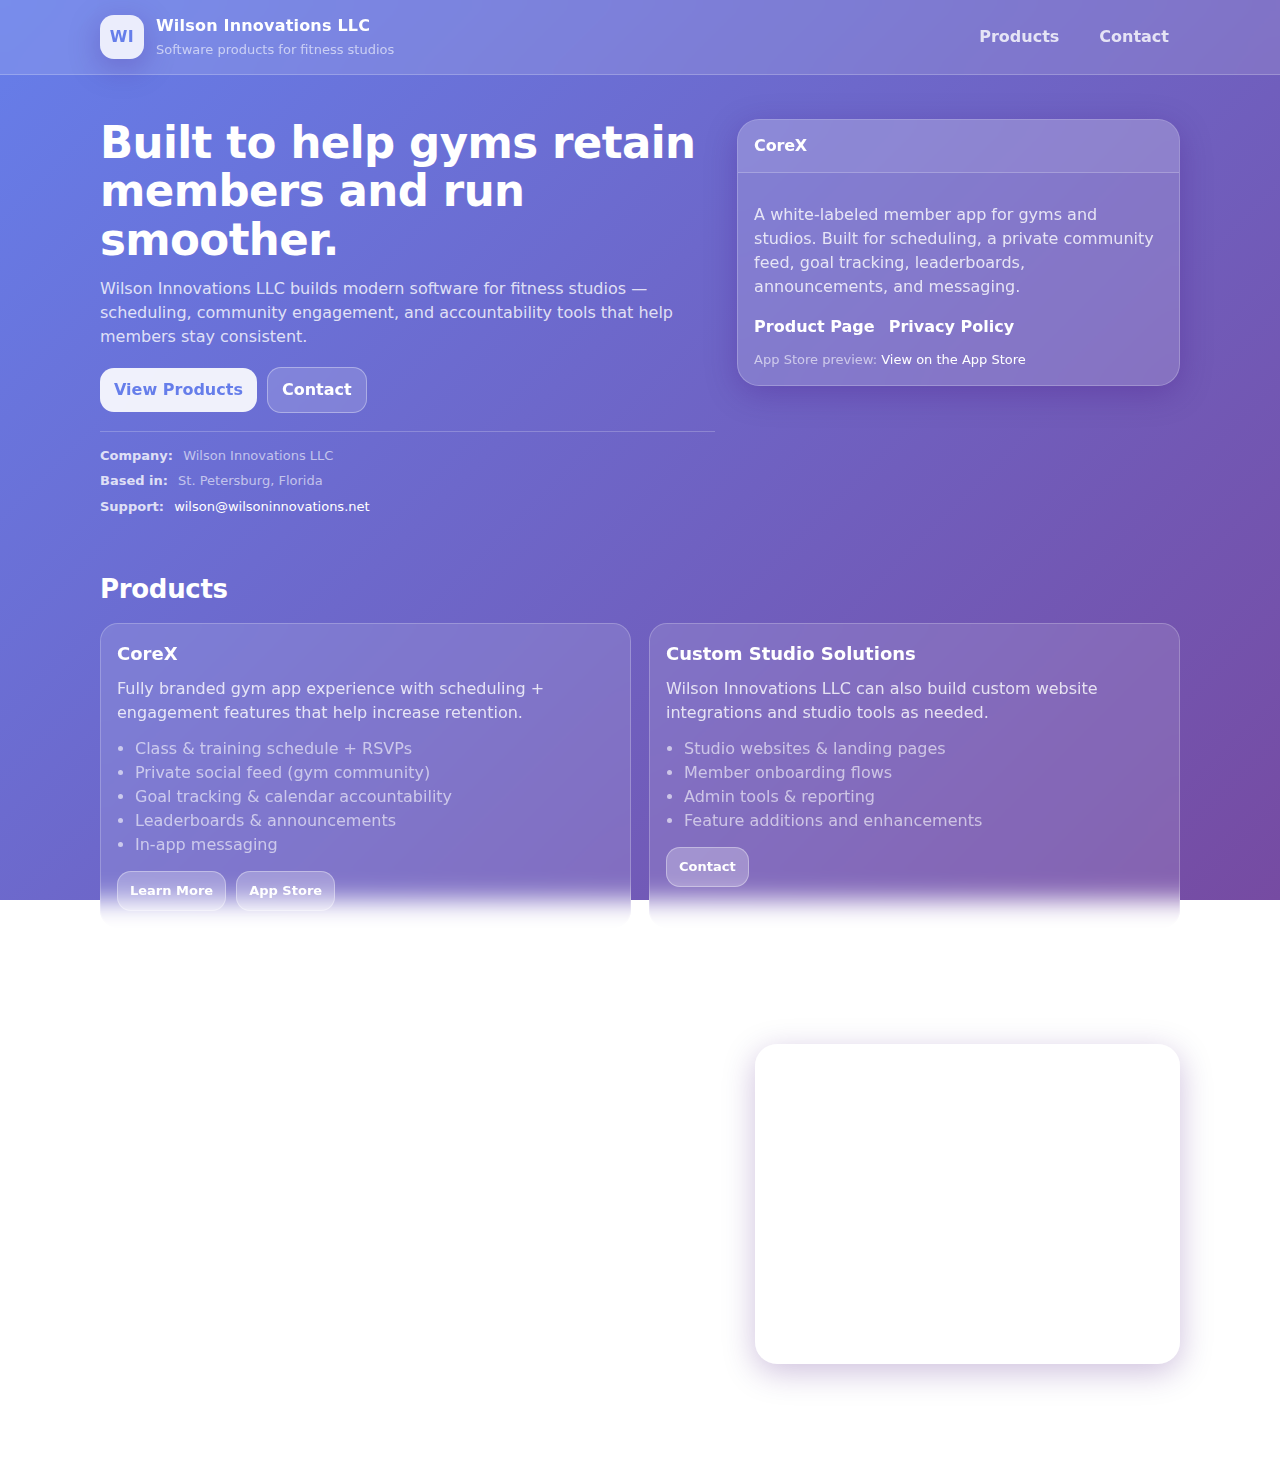
<file: index.html>
<!doctype html>
<html lang="en">
  <head>
    <meta charset="UTF-8" />
    <meta name="viewport" content="width=device-width,initial-scale=1" />
    <meta name="description" content="Wilson Innovations LLC - software products for fitness studios." />
    <title>Wilson Innovations LLC</title>
    <link rel="stylesheet" href="./styles.css" />
  </head>

  <body>
    <header class="site-header">
      <div class="container header-row">
        <div class="brand">
          <div class="brand-mark" aria-hidden="true">WI</div>
          <div class="brand-text">
            <div class="brand-name">Wilson Innovations LLC</div>
            <div class="brand-sub">Software products for fitness studios</div>
          </div>
        </div>

        <nav class="nav">
          <a href="#products">Products</a>
          <a href="#contact">Contact</a>
        </nav>
      </div>
    </header>

    <main>
      <section class="hero">
        <div class="container hero-grid">
          <div>
            <h1>Built to help gyms retain members and run smoother.</h1>
            <p class="lead">
              Wilson Innovations LLC builds modern software for fitness studios — scheduling,
              community engagement, and accountability tools that help members stay consistent.
            </p>

            <div class="cta-row">
              <a class="btn primary" href="#products">View Products</a>
              <a class="btn" href="#contact">Contact</a>
            </div>

            <div class="meta">
              <div><span class="meta-label">Company:</span> Wilson Innovations LLC</div>
              <div><span class="meta-label">Based in:</span> St. Petersburg, Florida</div>
              <div><span class="meta-label">Support:</span> <a href="mailto:wilson@wilsoninnovations.net">wilson@wilsoninnovations.net</a></div>
            </div>
          </div>

          <div class="card">
            <div class="card-title">CoreX</div>
            <div class="card-body">
              <p>
                A white-labeled member app for gyms and studios. Built for scheduling, a private
                community feed, goal tracking, leaderboards, announcements, and messaging.
              </p>
              <div class="card-links">
                <a href="./corex/" target="_blank" rel="noopener">Product Page</a>
                <a href="./corex/" target="_blank" rel="noopener">Privacy Policy</a>
              </div>
              <div class="fineprint">
                App Store preview:
                <a href="https://apps.apple.com/us/app/core-x/id6755406927" target="_blank" rel="noopener">View on the App Store</a>
              </div>
            </div>
          </div>
        </div>
      </section>

      <section id="products" class="section">
        <div class="container">
          <h2>Products</h2>

          <div class="grid">
            <article class="product">
              <h3>CoreX</h3>
              <p>
                Fully branded gym app experience with scheduling + engagement features that help
                increase retention.
              </p>
              <ul>
                <li>Class & training schedule + RSVPs</li>
                <li>Private social feed (gym community)</li>
                <li>Goal tracking & calendar accountability</li>
                <li>Leaderboards & announcements</li>
                <li>In-app messaging</li>
              </ul>

              <div class="product-actions">
                <a class="btn small" href="./corex/" target="_blank" rel="noopener">Learn More</a>
                <a class="btn small" href="https://apps.apple.com/us/app/core-x/id6755406927" target="_blank" rel="noopener">App Store</a>
              </div>
            </article>

            <article class="product">
              <h3>Custom Studio Solutions</h3>
              <p>
                Wilson Innovations LLC can also build custom website integrations and studio tools
                as needed.
              </p>
              <ul>
                <li>Studio websites & landing pages</li>
                <li>Member onboarding flows</li>
                <li>Admin tools & reporting</li>
                <li>Feature additions and enhancements</li>
              </ul>

              <div class="product-actions">
                <a class="btn small" href="#contact">Contact</a>
              </div>
            </article>
          </div>
        </div>
      </section>

      <section id="contact" class="section alt">
        <div class="container">
          <h2>Contact</h2>

          <div class="contact-grid">
            <div>
              <p class="lead">
                For partnership inquiries, product questions, or support, reach out below.
              </p>

              <div class="contact-cards">
                <div class="contact-card">
                  <div class="label">Email</div>
                  <div class="value">
                    <a href="mailto:wilson@wilsoninnovations.net">wilson@wilsoninnovations.net</a>
                  </div>
                </div>

                <div class="contact-card">
                  <div class="label">Phone</div>
                  <div class="value">206-484-7761</div>
                </div>

                <div class="contact-card">
                  <div class="label">Business Address</div>
                  <div class="value">
                    225 1st Ave N<br />
                    St Petersburg, FL 33701
                  </div>
                </div>
              </div>
            </div>

            <div class="note">
              <h3>Support</h3>
              <p>
                If you are a studio using CoreX and need help, email support and include your studio
                name and a quick description of the issue.
              </p>
              <div class="divider"></div>
              <p class="fineprint">
                © <span id="year"></span> Wilson Innovations LLC. All rights reserved.
              </p>
            </div>
          </div>
        </div>
      </section>
    </main>

    <footer class="footer">
      <div class="container footer-row">
        <div>Wilson Innovations LLC</div>
        <div class="footer-links">
          <a href="./corex/" target="_blank" rel="noopener">Privacy</a>
          <a href="#contact">Contact</a>
        </div>
      </div>
    </footer>

    <script>
      document.getElementById("year").textContent = new Date().getFullYear();
    </script>
  </body>
</html>
</file>
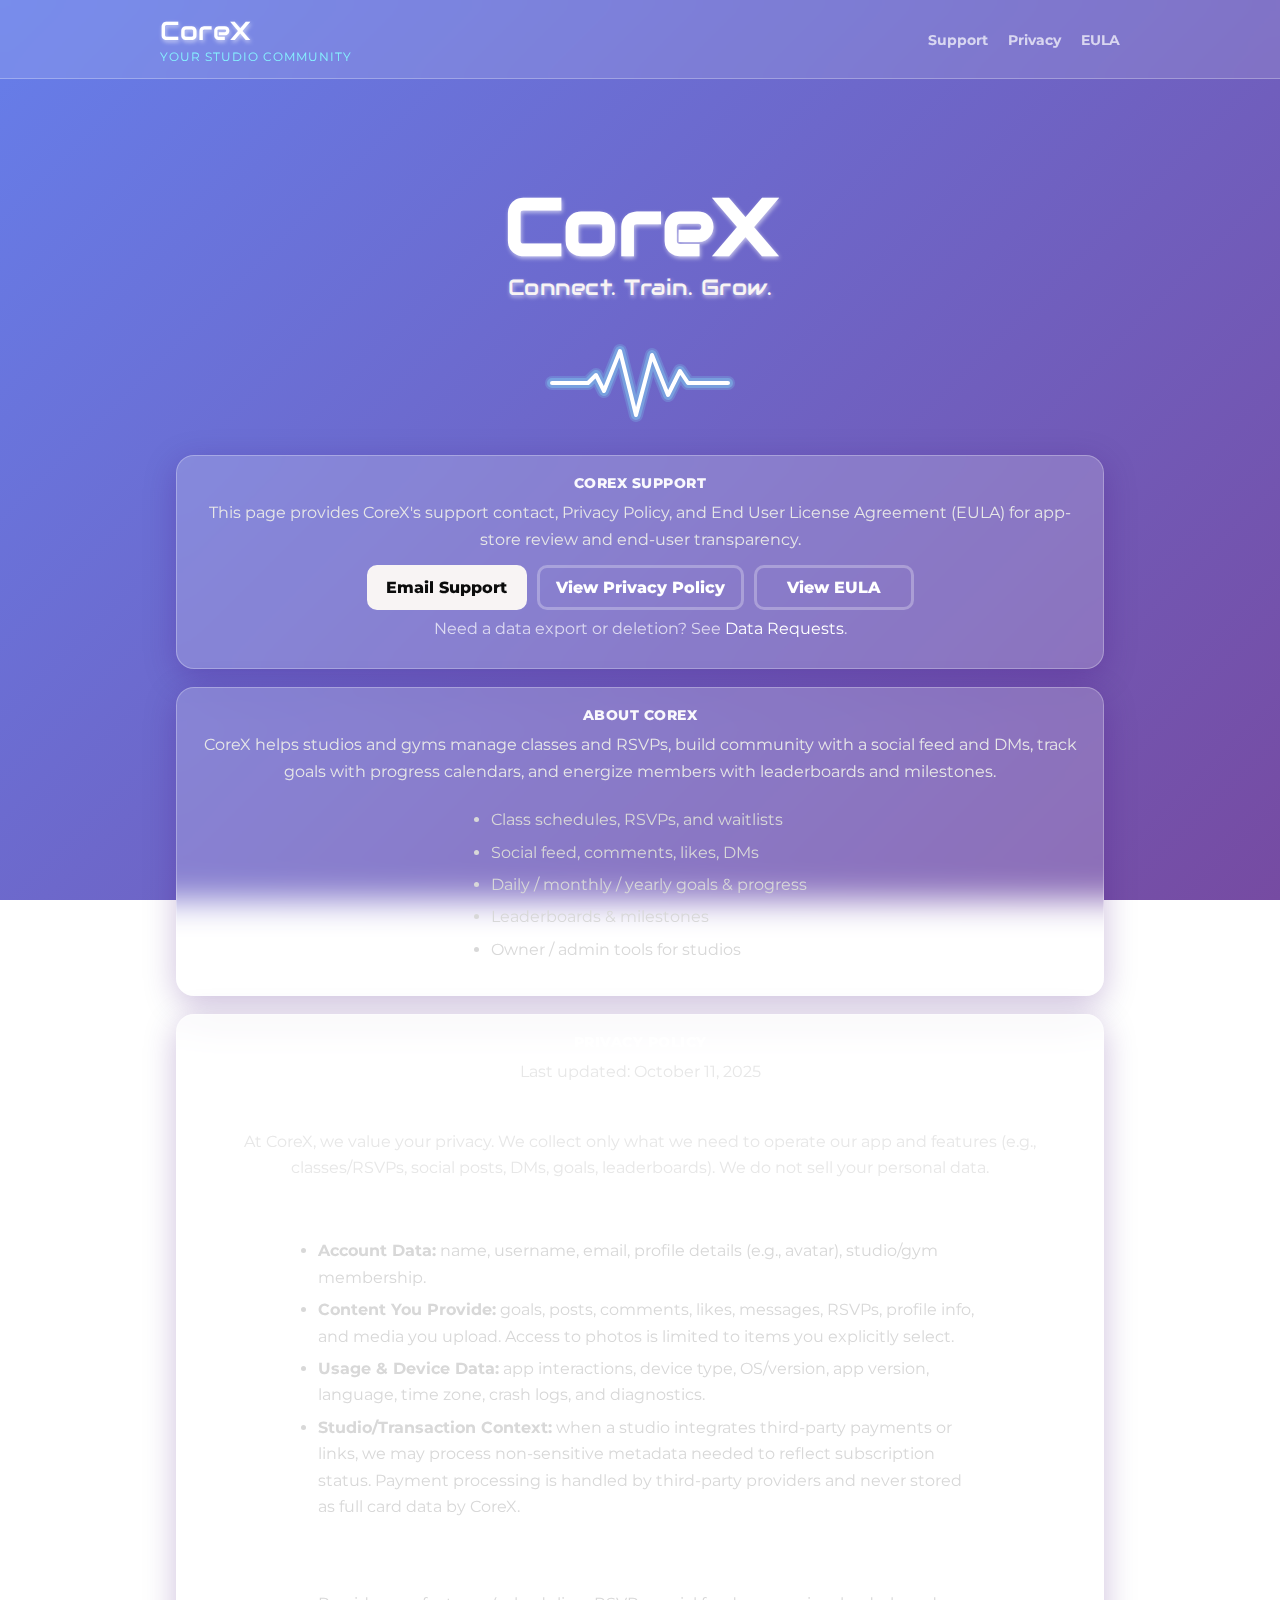
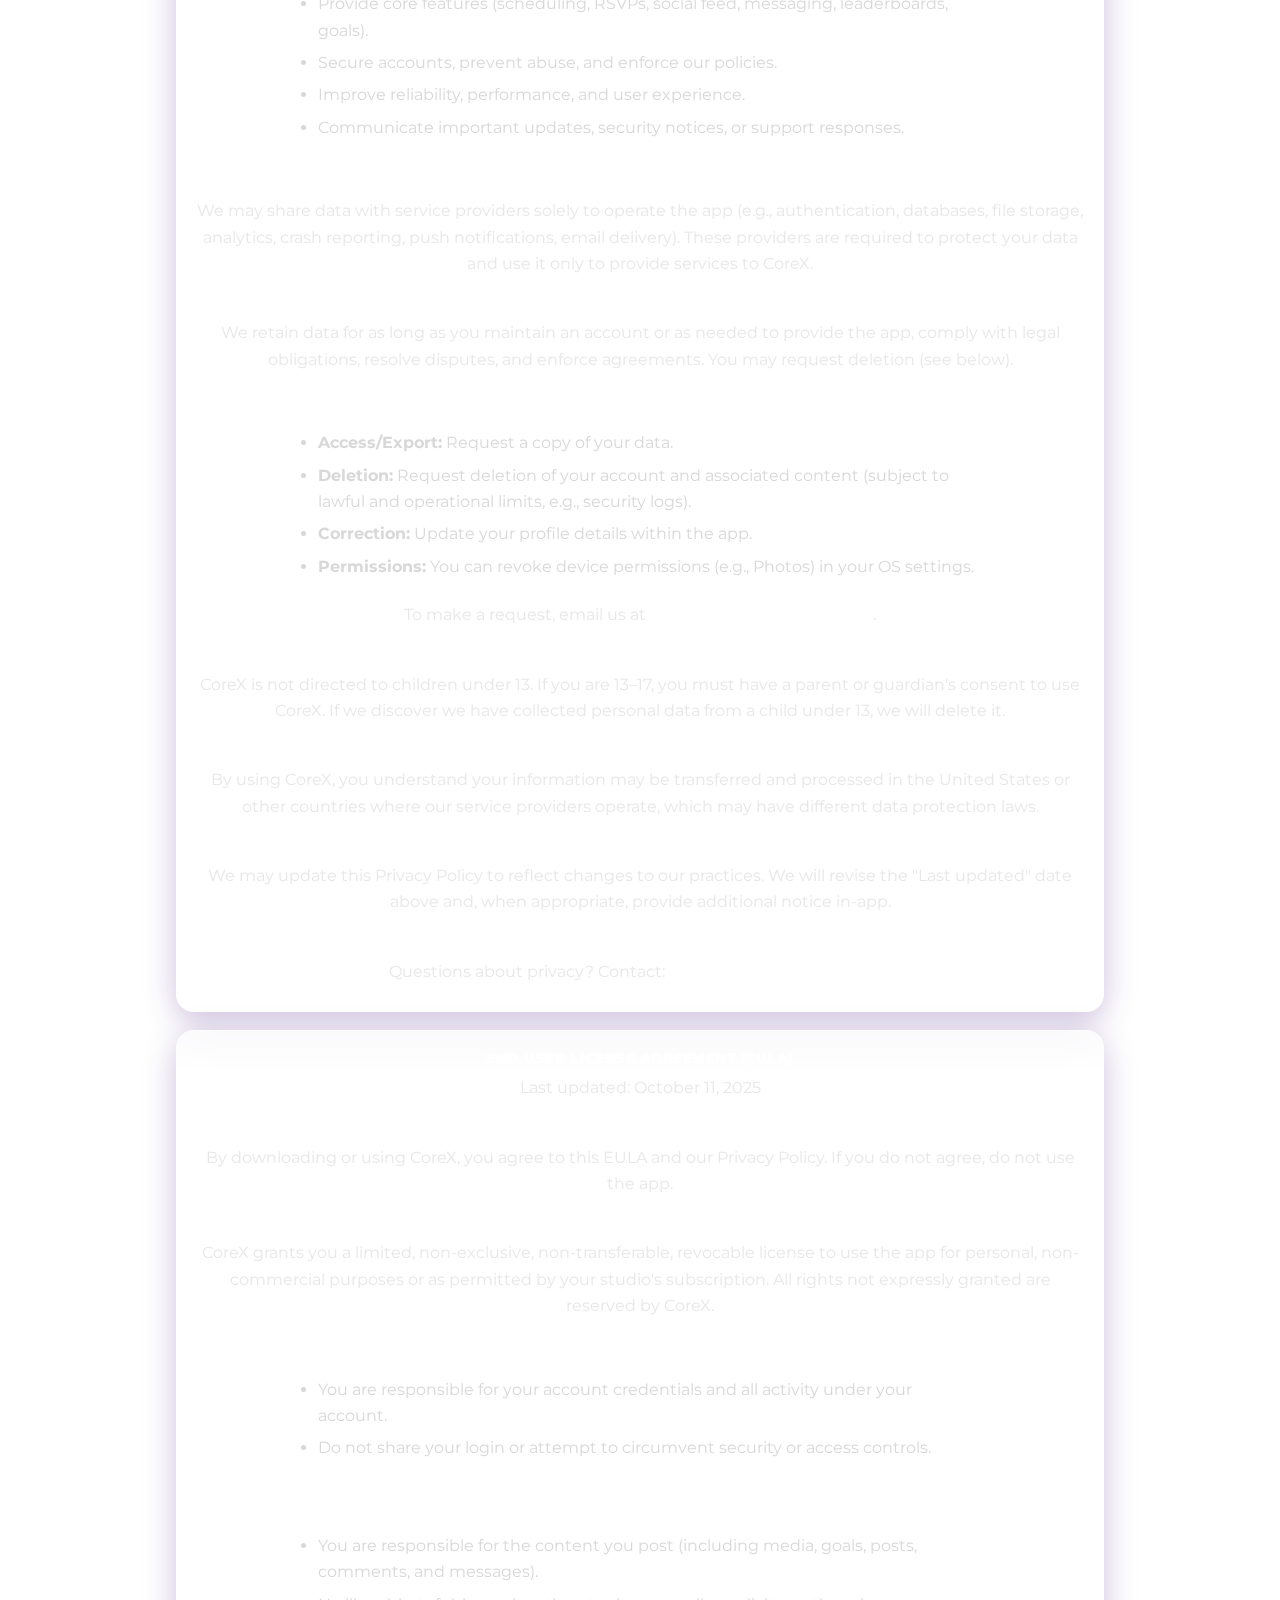
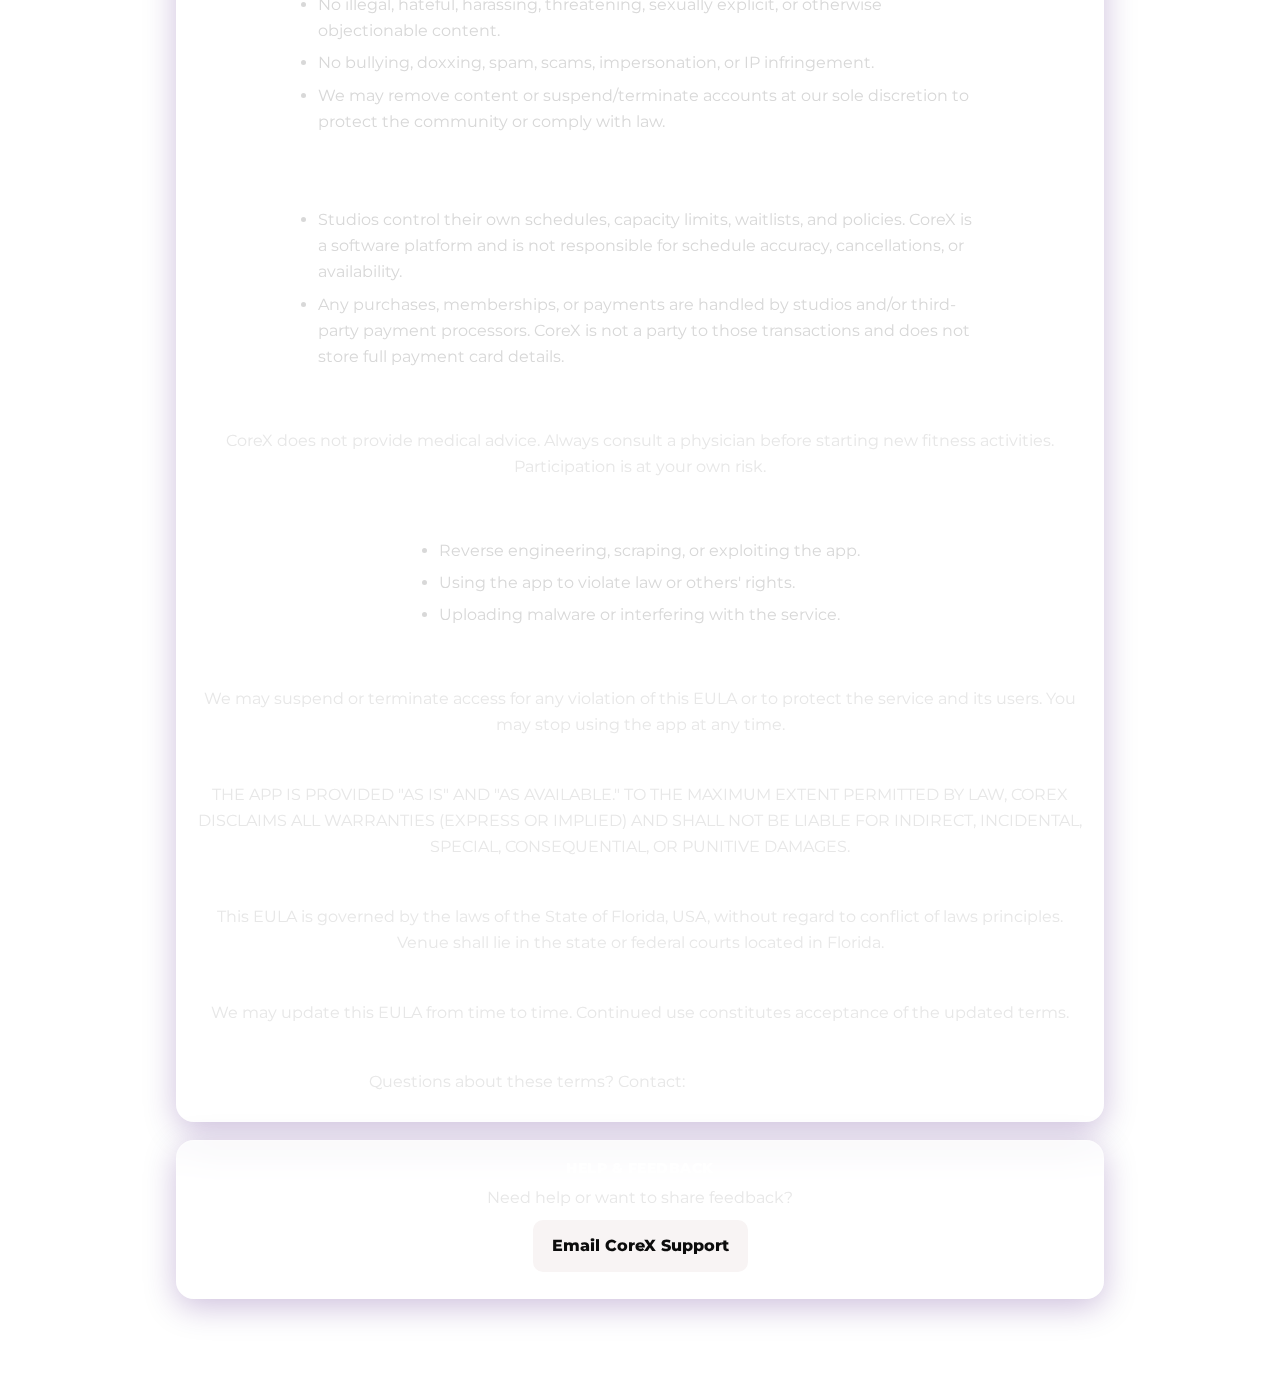
<file: corex/index.html>
<!DOCTYPE html>
<html lang="en">
<head>
  <meta charset="UTF-8" />
  <meta
    name="viewport"
    content="width=device-width, initial-scale=1, viewport-fit=cover"
  />
  <title>CoreX • Support, Privacy, and EULA</title>
  <meta name="description" content="CoreX support hub with Privacy Policy, EULA, and contact details." />
  <!-- Fonts to match app -->
  <link rel="preconnect" href="https://fonts.gstatic.com" crossorigin />
  <link href="https://fonts.googleapis.com/css2?family=Audiowide&family=Montserrat:wght@400;700;800&display=swap" rel="stylesheet" />
  <link rel="stylesheet" href="./styles.css?v=4" />
</head>
<body>
  <header class="site-header">
    <div class="wrap">
      <div class="brand">
        <div class="logo">CoreX</div>
        <div class="tagline">Your studio community</div>
      </div>
      <nav class="nav">
        <a href="#support">Support</a>
        <a href="#privacy-policy">Privacy</a>
        <a href="#eula">EULA</a>
      </nav>
    </div>
  </header>

  <!-- HERO (title/subtitle + pulse SVG) -->
  <section class="hero">
    <div class="wrap hero-inner">
      <h1 class="pageTitle">CoreX</h1>
      <p class="subTitle">Connect. Train. Grow.</p>

      <!-- CoreX pulse icon w/ glow layers -->
      <svg class="pulse-svg" width="200" height="96" viewBox="0 0 100 40" aria-hidden="true">
        <!-- shadow layer (broad + faint) -->
        <path
          d="M6 20 H24 L28 16 L32 24 L40 4 L48 36 L56 6 L64 26 L70 14 L74 20 H94"
          fill="none"
          stroke="var(--primary)"
          stroke-opacity="0.18"
          stroke-width="7"
          stroke-linecap="round"
          stroke-linejoin="round"
        />
        <!-- inner shadow layer (tighter) -->
        <path
          d="M6 20 H24 L28 16 L32 24 L40 4 L48 36 L56 6 L64 26 L70 14 L74 20 H94"
          fill="none"
          stroke="var(--primary)"
          stroke-opacity="0.28"
          stroke-width="5"
          stroke-linecap="round"
          stroke-linejoin="round"
        />
        <!-- main crisp line -->
        <path
          d="M6 20 H24 L28 16 L32 24 L40 4 L48 36 L56 6 L64 26 L70 14 L74 20 H94"
          fill="none"
          stroke="var(--white)"
          stroke-width="2"
          stroke-linecap="round"
          stroke-linejoin="round"
        />
      </svg>
    </div>
  </section>

  <main class="wrap">
    <section id="support" class="card glass">
      <h2 class="cardTitle">CoreX Support</h2>
      <p>
        This page provides CoreX's support contact, Privacy Policy, and End User License Agreement (EULA) for app-store review and end-user transparency.
      </p>
      <div class="actions">
        <!-- Replace the email with your final support address -->
        <a class="btn btn-light" href="mailto:corex.feedback@gmail.com?subject=CoreX%20Support">Email Support</a>
        <a class="btn btn-outline" href="#privacy-policy">View Privacy Policy</a>
        <a class="btn btn-outline" href="#eula">View EULA</a>
      </div>
      <p class="note">
        Need a data export or deletion? See <a href="#privacy-requests">Data Requests</a>.
      </p>
    </section>

    <section id="about" class="card glass">
      <h2 class="cardTitle">About CoreX</h2>
      <p>
        CoreX helps studios and gyms manage classes and RSVPs, build community with a social feed and DMs, track goals with progress calendars, and energize members with leaderboards and milestones.
      </p>
      <ul class="checklist">
        <li>Class schedules, RSVPs, and waitlists</li>
        <li>Social feed, comments, likes, DMs</li>
        <li>Daily / monthly / yearly goals & progress</li>
        <li>Leaderboards & milestones</li>
        <li>Owner / admin tools for studios</li>
      </ul>
    </section>

    <section id="privacy-policy" class="card glass">
      <h2 class="cardTitle">Privacy Policy</h2>
      <p class="muted">Last updated: <span id="pp-date">October 11, 2025</span></p>

      <h3>Overview</h3>
      <p>
        At CoreX, we value your privacy. We collect only what we need to operate our app and features (e.g., classes/RSVPs, social posts, DMs, goals, leaderboards). We do not sell your personal data.
      </p>

      <h3>Data We Collect</h3>
      <ul>
        <li><strong>Account Data:</strong> name, username, email, profile details (e.g., avatar), studio/gym membership.</li>
        <li><strong>Content You Provide:</strong> goals, posts, comments, likes, messages, RSVPs, profile info, and media you upload. Access to photos is limited to items you explicitly select.</li>
        <li><strong>Usage & Device Data:</strong> app interactions, device type, OS/version, app version, language, time zone, crash logs, and diagnostics.</li>
        <li><strong>Studio/Transaction Context:</strong> when a studio integrates third-party payments or links, we may process non-sensitive metadata needed to reflect subscription status. Payment processing is handled by third-party providers and never stored as full card data by CoreX.</li>
      </ul>

      <h3>How We Use Data</h3>
      <ul>
        <li>Provide core features (scheduling, RSVPs, social feed, messaging, leaderboards, goals).</li>
        <li>Secure accounts, prevent abuse, and enforce our policies.</li>
        <li>Improve reliability, performance, and user experience.</li>
        <li>Communicate important updates, security notices, or support responses.</li>
      </ul>

      <h3>Data Sharing</h3>
      <p>
        We may share data with service providers solely to operate the app (e.g., authentication, databases, file storage, analytics, crash reporting, push notifications, email delivery). These providers are required to protect your data and use it only to provide services to CoreX.
      </p>

      <h3>Retention</h3>
      <p>
        We retain data for as long as you maintain an account or as needed to provide the app, comply with legal obligations, resolve disputes, and enforce agreements. You may request deletion (see below).
      </p>

      <h3 id="privacy-requests">Your Rights & Choices</h3>
      <ul>
        <li><strong>Access/Export:</strong> Request a copy of your data.</li>
        <li><strong>Deletion:</strong> Request deletion of your account and associated content (subject to lawful and operational limits, e.g., security logs).</li>
        <li><strong>Correction:</strong> Update your profile details within the app.</li>
        <li><strong>Permissions:</strong> You can revoke device permissions (e.g., Photos) in your OS settings.</li>
      </ul>
      <p>
        To make a request, email us at
        <a href="mailto:corex.feedback@gmail.com?subject=CoreX%20Privacy%20Request">corex.feedback@gmail.com</a>.
      </p>

      <h3>Children's Privacy</h3>
      <p>
        CoreX is not directed to children under 13. If you are 13–17, you must have a parent or guardian's consent to use CoreX. If we discover we have collected personal data from a child under 13, we will delete it.
      </p>

      <h3>International Users</h3>
      <p>
        By using CoreX, you understand your information may be transferred and processed in the United States or other countries where our service providers operate, which may have different data protection laws.
      </p>

      <h3>Changes to This Policy</h3>
      <p>
        We may update this Privacy Policy to reflect changes to our practices. We will revise the "Last updated" date above and, when appropriate, provide additional notice in-app.
      </p>

      <h3>Contact</h3>
      <p>
        Questions about privacy? Contact:
        <a href="mailto:corex.feedback@gmail.com">corex.feedback@gmail.com</a>
      </p>
    </section>

    <section id="eula" class="card glass">
      <h2 class="cardTitle">End User License Agreement (EULA)</h2>
      <p class="muted">Last updated: <span id="eula-date">October 11, 2025</span></p>

      <h3>Acceptance</h3>
      <p>
        By downloading or using CoreX, you agree to this EULA and our Privacy Policy. If you do not agree, do not use the app.
      </p>

      <h3>License</h3>
      <p>
        CoreX grants you a limited, non-exclusive, non-transferable, revocable license to use the app for personal, non-commercial purposes or as permitted by your studio's subscription. All rights not expressly granted are reserved by CoreX.
      </p>

      <h3>Accounts & Security</h3>
      <ul>
        <li>You are responsible for your account credentials and all activity under your account.</li>
        <li>Do not share your login or attempt to circumvent security or access controls.</li>
      </ul>

      <h3>User Content & Community</h3>
      <ul>
        <li>You are responsible for the content you post (including media, goals, posts, comments, and messages).</li>
        <li>No illegal, hateful, harassing, threatening, sexually explicit, or otherwise objectionable content.</li>
        <li>No bullying, doxxing, spam, scams, impersonation, or IP infringement.</li>
        <li>We may remove content or suspend/terminate accounts at our sole discretion to protect the community or comply with law.</li>
      </ul>

      <h3>Scheduling, RSVPs & Studio Admin</h3>
      <ul>
        <li>Studios control their own schedules, capacity limits, waitlists, and policies. CoreX is a software platform and is not responsible for schedule accuracy, cancellations, or availability.</li>
        <li>Any purchases, memberships, or payments are handled by studios and/or third-party payment processors. CoreX is not a party to those transactions and does not store full payment card details.</li>
      </ul>

      <h3>Health & Safety Disclaimer</h3>
      <p>
        CoreX does not provide medical advice. Always consult a physician before starting new fitness activities. Participation is at your own risk.
      </p>

      <h3>Prohibited Conduct</h3>
      <ul>
        <li>Reverse engineering, scraping, or exploiting the app.</li>
        <li>Using the app to violate law or others' rights.</li>
        <li>Uploading malware or interfering with the service.</li>
      </ul>

      <h3>Termination</h3>
      <p>
        We may suspend or terminate access for any violation of this EULA or to protect the service and its users. You may stop using the app at any time.
      </p>

      <h3>Disclaimers & Limitation of Liability</h3>
      <p>
        THE APP IS PROVIDED "AS IS" AND "AS AVAILABLE." TO THE MAXIMUM EXTENT PERMITTED BY LAW, COREX DISCLAIMS ALL WARRANTIES (EXPRESS OR IMPLIED) AND SHALL NOT BE LIABLE FOR INDIRECT, INCIDENTAL, SPECIAL, CONSEQUENTIAL, OR PUNITIVE DAMAGES.
      </p>

      <h3>Governing Law</h3>
      <p>
        This EULA is governed by the laws of the State of Florida, USA, without regard to conflict of laws principles. Venue shall lie in the state or federal courts located in Florida.
      </p>

      <h3>Changes</h3>
      <p>
        We may update this EULA from time to time. Continued use constitutes acceptance of the updated terms.
      </p>

      <h3>Contact</h3>
      <p>
        Questions about these terms? Contact:
        <a href="mailto:corex.feedback@gmail.com">corex.feedback@gmail.com</a>
      </p>
    </section>

    <section id="contact" class="card glass">
      <h2 class="cardTitle">Help & Feedback</h2>
      <p>Need help or want to share feedback?</p>
      <p>
        <a class="btn btn-light" href="mailto:corex.feedback@gmail.com?subject=Help%20with%20CoreX">Email CoreX Support</a>
      </p>
    </section>
  </main>

  <footer class="site-footer">
    <div class="wrap">
      <div>© <span id="year"></span> CoreX. All rights reserved.</div>
      <div class="footer-links">
        <a href="#privacy-policy">Privacy</a> ·
        <a href="#eula">EULA</a> ·
        <a href="#support">Support</a>
      </div>
    </div>
  </footer>

  <script>
    document.getElementById('year').textContent = new Date().getFullYear();
  </script>
</body>
</html>
</file>
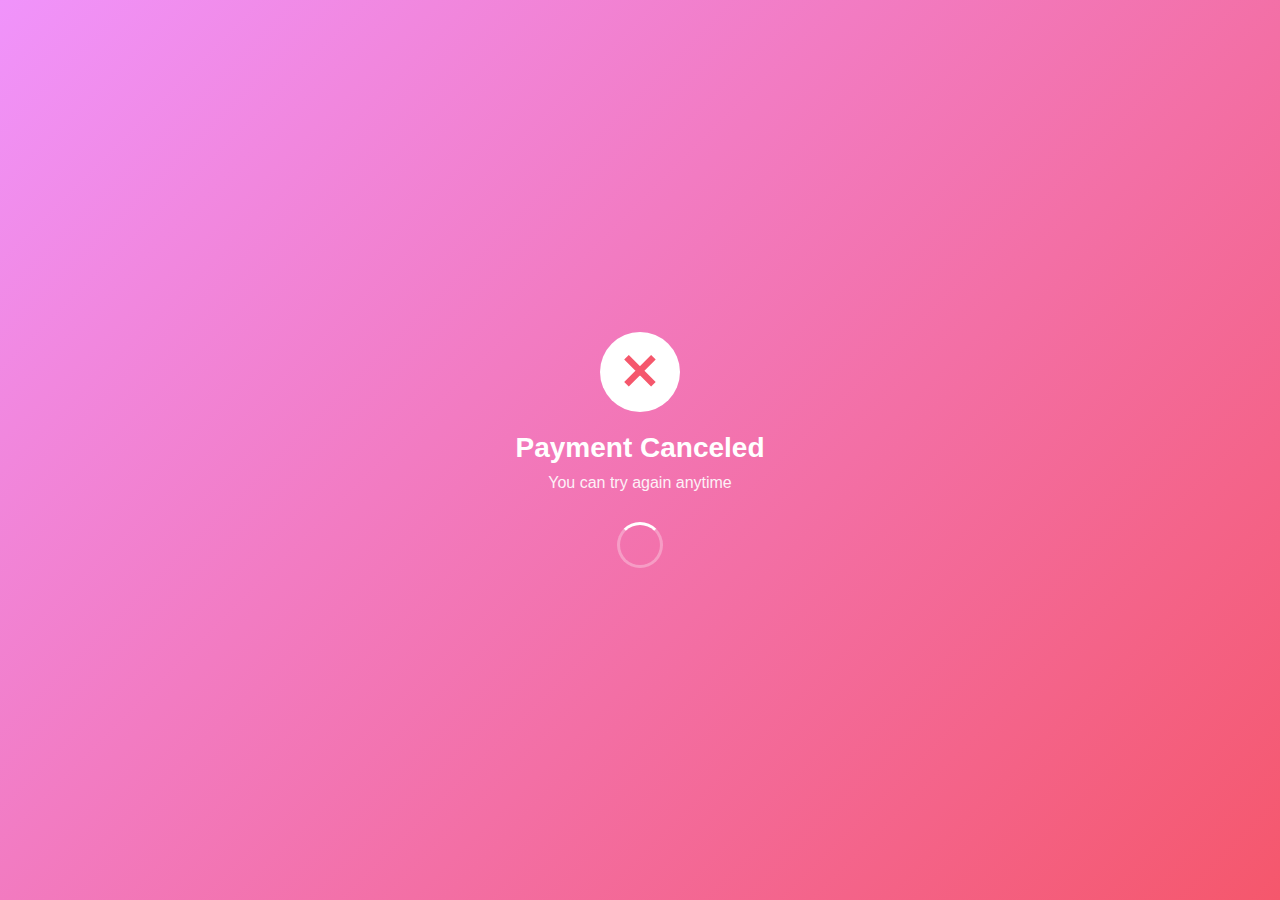
<file: corex/payment-cancel.html>
<!DOCTYPE html>
<html lang="en">
<head>
  <meta charset="UTF-8">
  <meta name="viewport" content="width=device-width, initial-scale=1.0">
  <title>Payment Canceled</title>
  <style>
    body {
      margin: 0;
      padding: 0;
      font-family: -apple-system, BlinkMacSystemFont, 'Segoe UI', Roboto, Oxygen, Ubuntu, Cantarell, sans-serif;
      background: linear-gradient(135deg, #f093fb 0%, #f5576c 100%);
      display: flex;
      align-items: center;
      justify-content: center;
      min-height: 100vh;
      color: white;
    }
    .container {
      text-align: center;
      padding: 40px 20px;
    }
    .xmark {
      width: 80px;
      height: 80px;
      border-radius: 50%;
      background: white;
      margin: 0 auto 20px;
      display: flex;
      align-items: center;
      justify-content: center;
    }
    .xmark::after {
      content: '✕';
      font-size: 50px;
      color: #f5576c;
      font-weight: bold;
    }
    h1 {
      font-size: 28px;
      margin: 0 0 10px 0;
      font-weight: 600;
    }
    p {
      font-size: 16px;
      opacity: 0.9;
      margin: 0;
    }
    .close-instruction {
      margin-top: 30px;
      padding: 15px 25px;
      background: rgba(255, 255, 255, 0.2);
      border-radius: 8px;
      font-size: 16px;
      display: none;
    }
    .spinner {
      border: 3px solid rgba(255, 255, 255, 0.3);
      border-top: 3px solid white;
      border-radius: 50%;
      width: 40px;
      height: 40px;
      animation: spin 1s linear infinite;
      margin: 30px auto 0;
    }
    @keyframes spin {
      0% { transform: rotate(0deg); }
      100% { transform: rotate(360deg); }
    }
  </style>
</head>
<body>
  <div class="container">
    <div class="xmark"></div>
    <h1>Payment Canceled</h1>
    <p>You can try again anytime</p>
    <div class="spinner"></div>
    <div class="close-instruction"></div>
  </div>

  <script>
    // Try to auto-close after 2 seconds
    setTimeout(() => {
      window.close();
    }, 2000);

    // Fallback: show manual close instruction after 4 seconds
    setTimeout(() => {
      const spinner = document.querySelector('.spinner');
      const instruction = document.querySelector('.close-instruction');

      if (spinner) {
        spinner.style.display = 'none';
      }

      if (instruction) {
        instruction.style.display = 'block';
        instruction.innerHTML = '<p style="margin: 0;">Please tap "Done" to return to the app</p>';
      }
    }, 4000);
  </script>
</body>
</html>
</file>
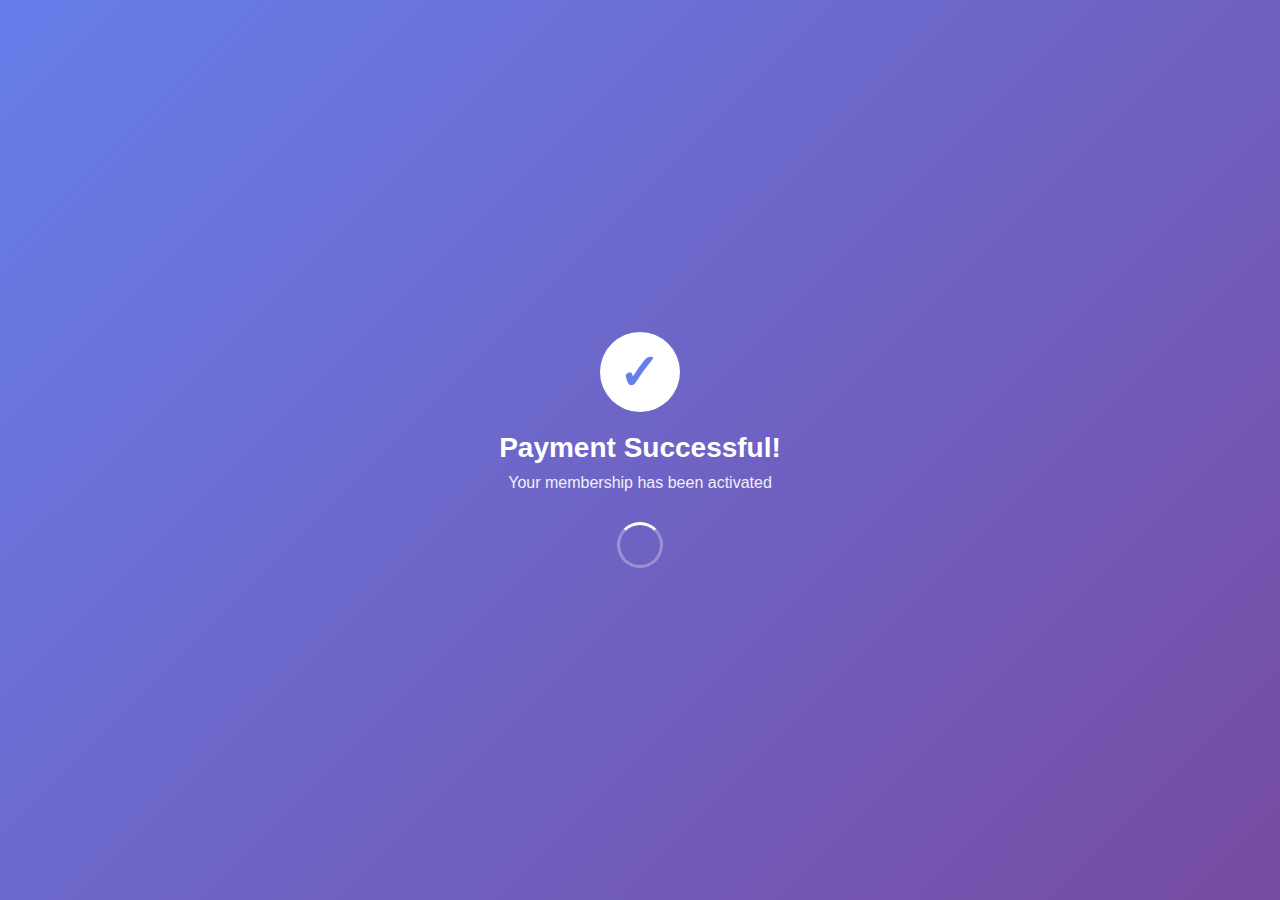
<file: corex/payment-success.html>
<!DOCTYPE html>
<html lang="en">
<head>
  <meta charset="UTF-8">
  <meta name="viewport" content="width=device-width, initial-scale=1.0">
  <title>Payment Successful</title>
  <style>
    body {
      margin: 0;
      padding: 0;
      font-family: -apple-system, BlinkMacSystemFont, 'Segoe UI', Roboto, Oxygen, Ubuntu, Cantarell, sans-serif;
      background: linear-gradient(135deg, #667eea 0%, #764ba2 100%);
      display: flex;
      align-items: center;
      justify-content: center;
      min-height: 100vh;
      color: white;
    }
    .container {
      text-align: center;
      padding: 40px 20px;
    }
    .checkmark {
      width: 80px;
      height: 80px;
      border-radius: 50%;
      background: white;
      margin: 0 auto 20px;
      display: flex;
      align-items: center;
      justify-content: center;
    }
    .checkmark::after {
      content: '✓';
      font-size: 50px;
      color: #667eea;
      font-weight: bold;
    }
    h1 {
      font-size: 28px;
      margin: 0 0 10px 0;
      font-weight: 600;
    }
    p {
      font-size: 16px;
      opacity: 0.9;
      margin: 0;
    }
    .close-instruction {
      margin-top: 30px;
      padding: 15px 25px;
      background: rgba(255, 255, 255, 0.2);
      border-radius: 8px;
      font-size: 16px;
      display: none;
    }
    .spinner {
      border: 3px solid rgba(255, 255, 255, 0.3);
      border-top: 3px solid white;
      border-radius: 50%;
      width: 40px;
      height: 40px;
      animation: spin 1s linear infinite;
      margin: 30px auto 0;
    }
    @keyframes spin {
      0% { transform: rotate(0deg); }
      100% { transform: rotate(360deg); }
    }
  </style>
</head>
<body>
  <div class="container">
    <div class="checkmark"></div>
    <h1>Payment Successful!</h1>
    <p>Your membership has been activated</p>
    <div class="spinner"></div>
    <div class="close-instruction"></div>
  </div>

  <script>
    // Try to auto-close after 2 seconds
    setTimeout(() => {
      window.close();
    }, 2000);

    // Fallback: show manual close instruction after 4 seconds
    setTimeout(() => {
      const spinner = document.querySelector('.spinner');
      const instruction = document.querySelector('.close-instruction');

      if (spinner) {
        spinner.style.display = 'none';
      }

      if (instruction) {
        instruction.style.display = 'block';
        instruction.innerHTML = '<p style="margin: 0;">Please tap "Done" to return to the app</p>';
      }
    }, 4000);
  </script>
</body>
</html>
</file>
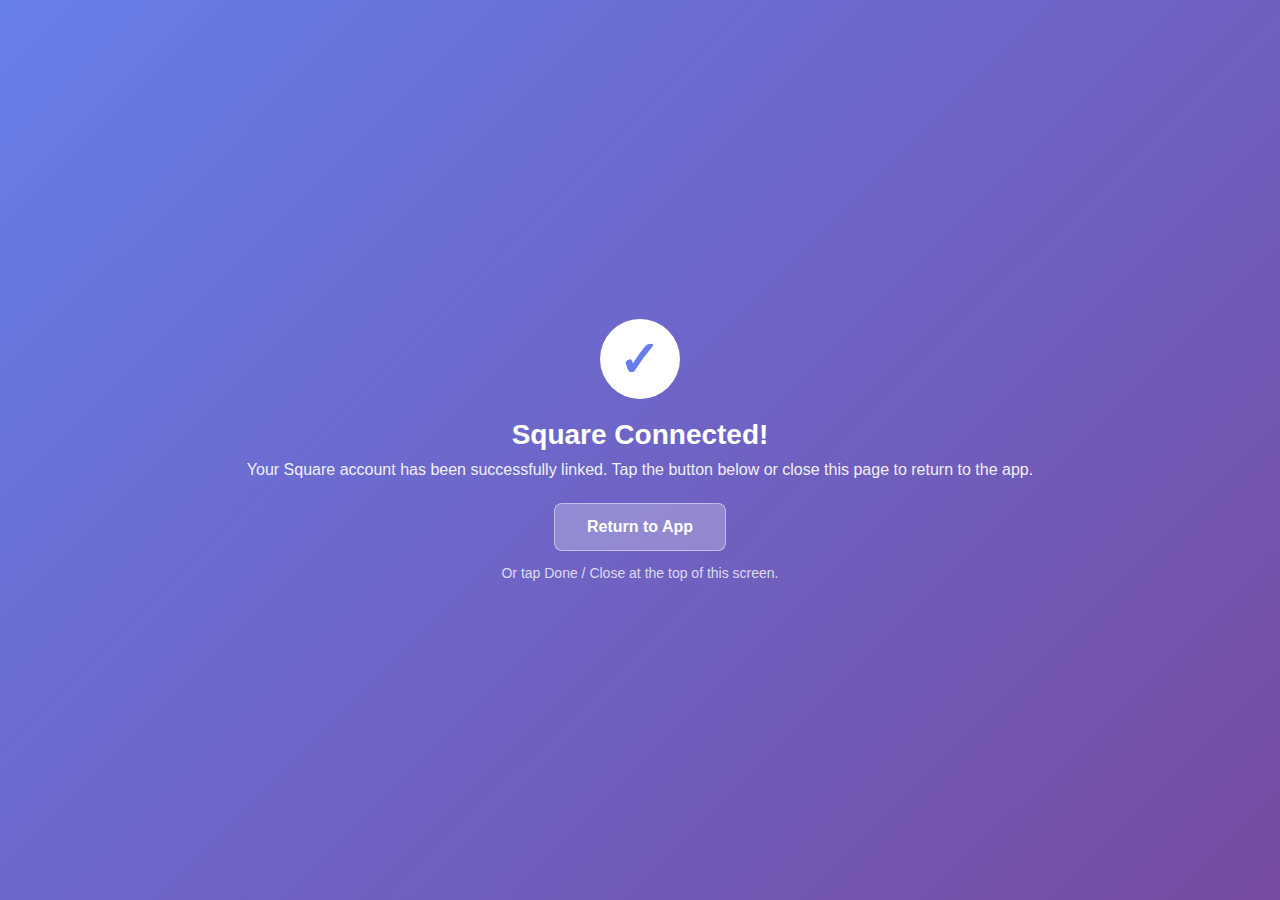
<file: corex/square-oauth-return.html>
<!DOCTYPE html>
<html lang="en">
<head>
  <meta charset="UTF-8">
  <meta name="viewport" content="width=device-width, initial-scale=1.0">
  <title>Square Connected</title>
  <style>
    body {
      margin: 0;
      padding: 0;
      font-family: -apple-system, BlinkMacSystemFont, 'Segoe UI', Roboto, Oxygen, Ubuntu, Cantarell, sans-serif;
      background: linear-gradient(135deg, #667eea 0%, #764ba2 100%);
      display: flex;
      align-items: center;
      justify-content: center;
      min-height: 100vh;
      color: white;
    }
    body.error-state {
      background: linear-gradient(135deg, #f093fb 0%, #f5576c 100%);
    }
    .container {
      text-align: center;
      padding: 40px 20px;
    }
    .icon-circle {
      width: 80px;
      height: 80px;
      border-radius: 50%;
      background: white;
      margin: 0 auto 20px;
      display: flex;
      align-items: center;
      justify-content: center;
    }
    .icon-circle .symbol {
      font-size: 50px;
      font-weight: bold;
      line-height: 1;
    }
    h1 {
      font-size: 28px;
      margin: 0 0 10px 0;
      font-weight: 600;
    }
    p {
      font-size: 16px;
      opacity: 0.9;
      margin: 0 0 24px;
    }
    .btn {
      display: inline-block;
      padding: 14px 32px;
      background: rgba(255, 255, 255, 0.25);
      color: white;
      font-size: 16px;
      font-weight: 600;
      border-radius: 8px;
      text-decoration: none;
      border: 1px solid rgba(255, 255, 255, 0.45);
      margin-bottom: 14px;
    }
    .btn:hover {
      background: rgba(255, 255, 255, 0.35);
    }
    .hint {
      font-size: 14px;
      opacity: 0.75;
      margin: 0;
    }
  </style>
</head>
<body>
  <div class="container">
    <div class="icon-circle">
      <span class="symbol" id="symbol">✓</span>
    </div>
    <h1 id="title">Square Connected!</h1>
    <p id="message">Your Square account has been successfully linked. Tap the button below or close this page to return to the app.</p>
    <!-- corex:// opens the app without navigating to a specific screen.
         App.js will detect paymentSetupComplete=true and open automatically. -->
    <a href="corex://" class="btn" id="return-btn">Return to App</a>
    <p class="hint">Or tap Done / Close at the top of this screen.</p>
  </div>

  <script>
    (function () {
      var params = new URLSearchParams(window.location.search);
      var isError = params.get('error') === 'true';
      var errorMsg = params.get('message') || 'Something went wrong during authorization.';

      if (isError) {
        document.body.classList.add('error-state');
        document.getElementById('symbol').textContent = '✕';
        document.getElementById('symbol').style.color = '#f5576c';
        document.getElementById('title').textContent = 'Connection Failed';
        document.getElementById('message').textContent = errorMsg + ' Please return to the app and try again.';
        document.getElementById('return-btn').style.display = 'none';
      } else {
        document.getElementById('symbol').style.color = '#667eea';
      }
    })();
  </script>
</body>
</html>
</file>
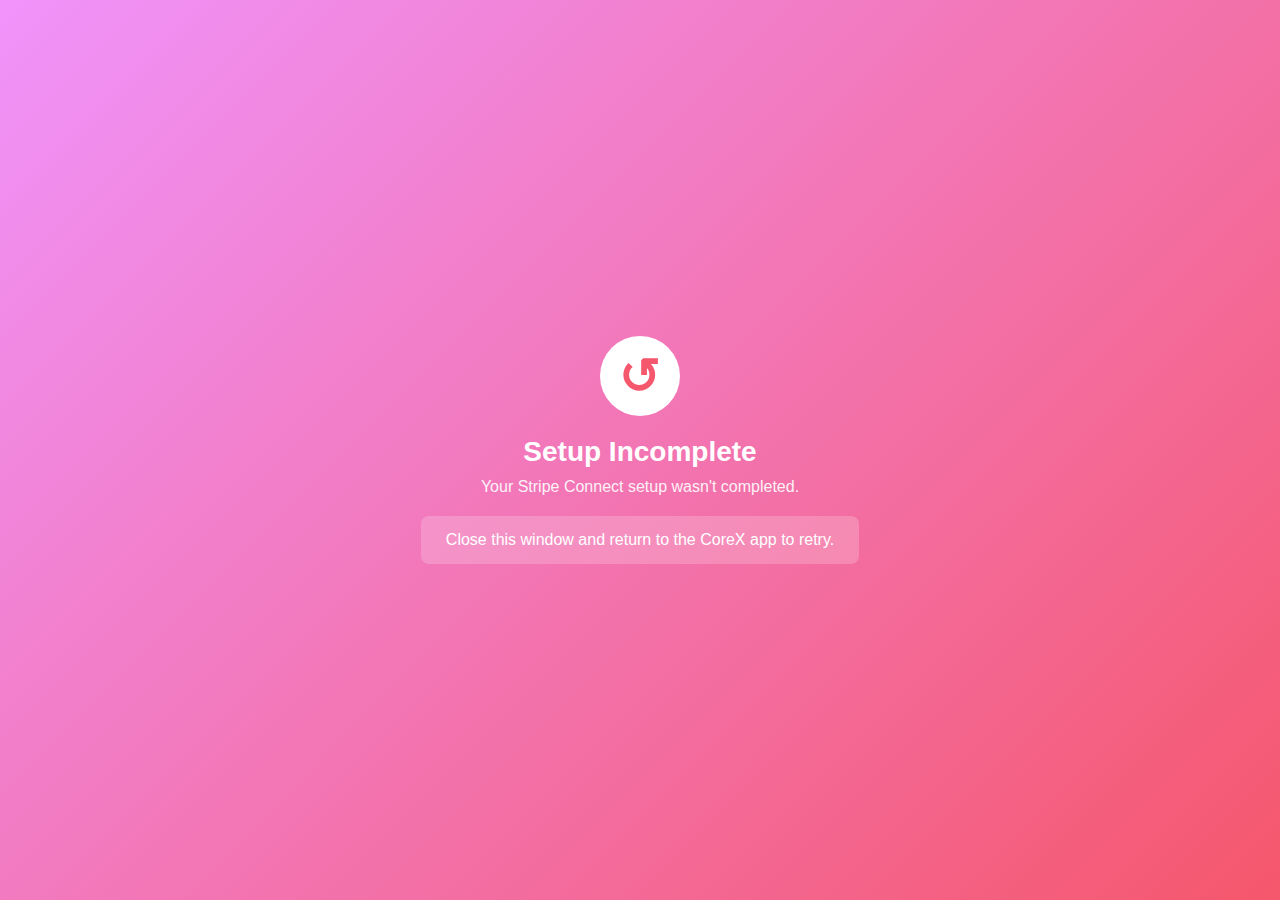
<file: corex/stripe-connect-refresh.html>
<!DOCTYPE html>
<html lang="en">
<head>
  <meta charset="UTF-8">
  <meta name="viewport" content="width=device-width, initial-scale=1.0">
  <title>Setup Incomplete</title>
  <style>
    body {
      margin: 0;
      padding: 0;
      font-family: -apple-system, BlinkMacSystemFont, 'Segoe UI', Roboto, Oxygen, Ubuntu, Cantarell, sans-serif;
      background: linear-gradient(135deg, #f093fb 0%, #f5576c 100%);
      display: flex;
      align-items: center;
      justify-content: center;
      min-height: 100vh;
      color: white;
    }
    .container {
      text-align: center;
      padding: 40px 20px;
    }
    .icon {
      width: 80px;
      height: 80px;
      border-radius: 50%;
      background: white;
      margin: 0 auto 20px;
      display: flex;
      align-items: center;
      justify-content: center;
    }
    .icon::after {
      content: '↺';
      font-size: 50px;
      color: #f5576c;
      font-weight: bold;
    }
    h1 {
      font-size: 28px;
      margin: 0 0 10px 0;
      font-weight: 600;
    }
    p {
      font-size: 16px;
      opacity: 0.9;
      margin: 0 0 20px;
    }
    .close-instruction {
      margin-top: 10px;
      padding: 15px 25px;
      background: rgba(255, 255, 255, 0.2);
      border-radius: 8px;
      font-size: 16px;
    }
  </style>
</head>
<body>
  <div class="container">
    <div class="icon"></div>
    <h1>Setup Incomplete</h1>
    <p>Your Stripe Connect setup wasn't completed.</p>
    <div class="close-instruction">
      Close this window and return to the CoreX app to retry.
    </div>
  </div>
</body>
</html>
</file>
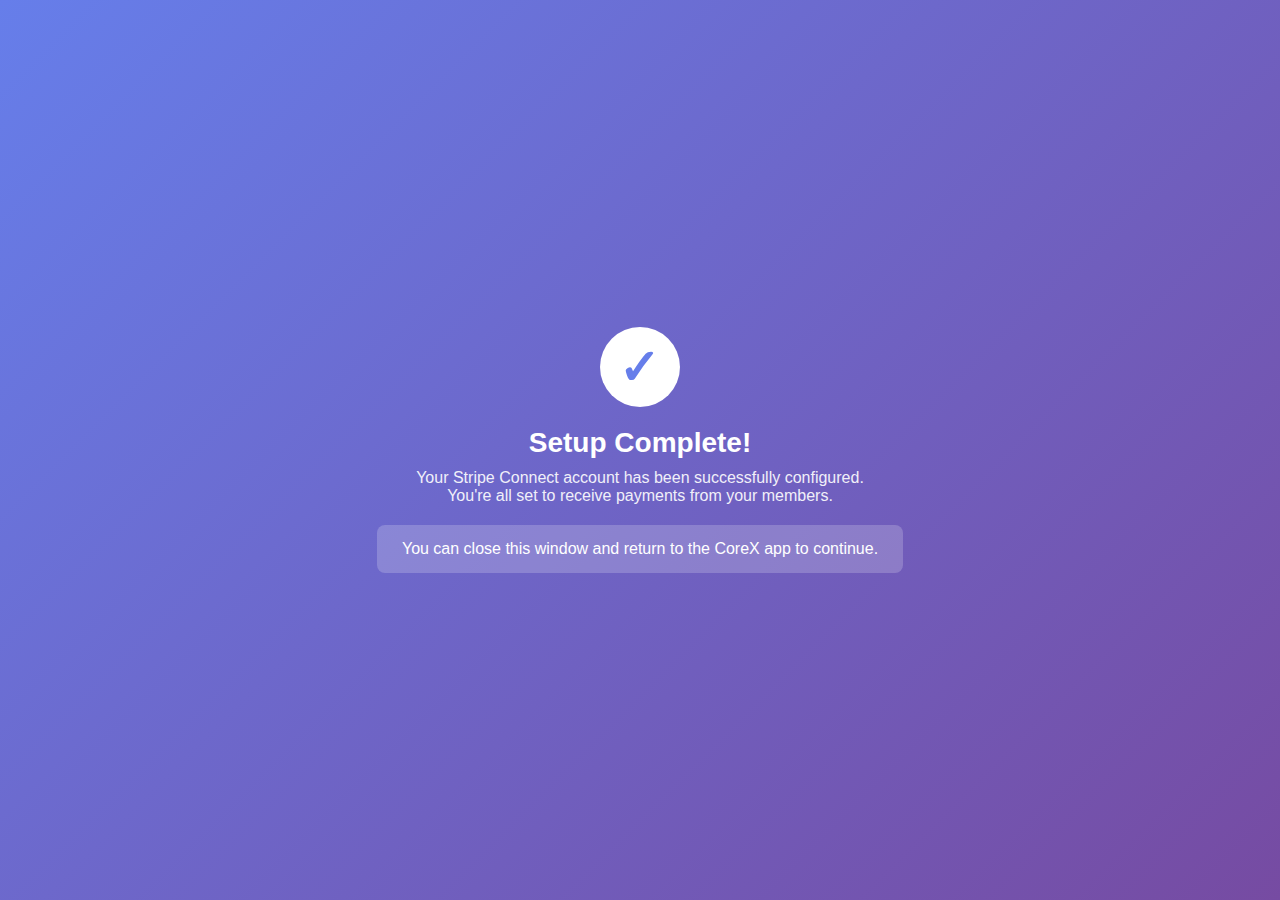
<file: corex/stripe-connect-return.html>
<!DOCTYPE html>
<html lang="en">
<head>
  <meta charset="UTF-8">
  <meta name="viewport" content="width=device-width, initial-scale=1.0">
  <title>Stripe Setup Complete</title>
  <style>
    body {
      margin: 0;
      padding: 0;
      font-family: -apple-system, BlinkMacSystemFont, 'Segoe UI', Roboto, Oxygen, Ubuntu, Cantarell, sans-serif;
      background: linear-gradient(135deg, #667eea 0%, #764ba2 100%);
      display: flex;
      align-items: center;
      justify-content: center;
      min-height: 100vh;
      color: white;
    }
    .container {
      text-align: center;
      padding: 40px 20px;
    }
    .checkmark {
      width: 80px;
      height: 80px;
      border-radius: 50%;
      background: white;
      margin: 0 auto 20px;
      display: flex;
      align-items: center;
      justify-content: center;
    }
    .checkmark::after {
      content: '✓';
      font-size: 50px;
      color: #667eea;
      font-weight: bold;
    }
    h1 {
      font-size: 28px;
      margin: 0 0 10px 0;
      font-weight: 600;
    }
    p {
      font-size: 16px;
      opacity: 0.9;
      margin: 0 0 20px;
    }
    .close-instruction {
      margin-top: 10px;
      padding: 15px 25px;
      background: rgba(255, 255, 255, 0.2);
      border-radius: 8px;
      font-size: 16px;
    }
  </style>
</head>
<body>
  <div class="container">
    <div class="checkmark"></div>
    <h1>Setup Complete!</h1>
    <p>Your Stripe Connect account has been successfully configured.<br>You're all set to receive payments from your members.</p>
    <div class="close-instruction">
      You can close this window and return to the CoreX app to continue.
    </div>
  </div>
</body>
</html>
</file>
<file: styles.css>
:root {
  --text: #ffffff;
  --muted: rgba(255, 255, 255, 0.80);
  --muted2: rgba(255, 255, 255, 0.60);
  --border: rgba(255, 255, 255, 0.22);
  --shadow: 0 8px 32px rgba(60, 0, 120, 0.25);
  --radius: 18px;
  --radius2: 22px;
}

* { box-sizing: border-box; }

html, body {
  margin: 0;
  padding: 0;
  background: linear-gradient(135deg, #667eea 0%, #764ba2 100%) fixed;
  color: var(--text);
  font-family: ui-sans-serif, system-ui, -apple-system, Segoe UI, Roboto, Helvetica, Arial, "Apple Color Emoji",
               "Segoe UI Emoji";
  line-height: 1.5;
}

a {
  color: var(--text);
  text-decoration: none;
  border-bottom: 1px solid transparent;
}

a:hover { border-bottom-color: rgba(255, 255, 255, 0.50); }

.container {
  width: min(1080px, calc(100% - 36px));
  margin: 0 auto;
}

.site-header {
  position: sticky;
  top: 0;
  z-index: 20;
  backdrop-filter: blur(12px);
  -webkit-backdrop-filter: blur(12px);
  background: rgba(255, 255, 255, 0.12);
  border-bottom: 1px solid var(--border);
}

.header-row {
  display: flex;
  align-items: center;
  justify-content: space-between;
  padding: 14px 0;
  gap: 18px;
}

.brand {
  display: flex;
  align-items: center;
  gap: 12px;
}

.brand-mark {
  width: 44px;
  height: 44px;
  border-radius: 14px;
  display: grid;
  place-items: center;
  font-weight: 800;
  letter-spacing: 0.5px;
  background: rgba(255, 255, 255, 0.85);
  color: #667eea;
  box-shadow: var(--shadow);
}

.brand-name {
  font-weight: 800;
  letter-spacing: 0.2px;
}

.brand-sub {
  font-size: 13px;
  color: var(--muted2);
  margin-top: 2px;
}

.nav {
  display: flex;
  gap: 18px;
  font-weight: 600;
  color: var(--muted);
}

.nav a {
  color: var(--muted);
  padding: 8px 10px;
  border-radius: 12px;
  border: 1px solid transparent;
}

.nav a:hover {
  color: var(--text);
  border-color: var(--border);
  background: rgba(255, 255, 255, 0.12);
}

.hero {
  padding: 44px 0 26px;
}

.hero-grid {
  display: grid;
  grid-template-columns: 1.25fr 0.9fr;
  gap: 22px;
  align-items: start;
}

@media (max-width: 900px) {
  .hero-grid {
    grid-template-columns: 1fr;
  }
}

h1 {
  font-size: clamp(30px, 3.4vw, 44px);
  line-height: 1.12;
  margin: 0 0 12px;
  letter-spacing: -0.6px;
}

h2 {
  margin: 0 0 14px;
  font-size: 26px;
  letter-spacing: -0.3px;
}

h3 {
  margin: 0 0 10px;
  font-size: 18px;
}

.lead {
  font-size: 16px;
  color: var(--muted);
  margin: 0 0 18px;
  max-width: 60ch;
}

.cta-row {
  display: flex;
  gap: 10px;
  align-items: center;
  margin: 18px 0 18px;
}

.btn {
  display: inline-flex;
  align-items: center;
  justify-content: center;
  padding: 10px 14px;
  border-radius: 14px;
  border: 1px solid rgba(255, 255, 255, 0.35);
  background: rgba(255, 255, 255, 0.15);
  color: var(--text);
  font-weight: 700;
  box-shadow: none;
  backdrop-filter: blur(8px);
  -webkit-backdrop-filter: blur(8px);
}

.btn:hover {
  background: rgba(255, 255, 255, 0.25);
}

.btn.primary {
  border: 0;
  background: rgba(255, 255, 255, 0.90);
  color: #667eea;
}

.btn.primary:hover {
  background: rgba(255, 255, 255, 1);
}

.btn.small {
  padding: 9px 12px;
  font-size: 13px;
}

.meta {
  margin-top: 14px;
  padding-top: 14px;
  border-top: 1px solid var(--border);
  color: var(--muted2);
  font-size: 13px;
  display: grid;
  gap: 6px;
}

.meta-label {
  color: var(--muted);
  font-weight: 700;
  margin-right: 6px;
}

.card {
  border: 1px solid var(--border);
  border-radius: var(--radius2);
  background: rgba(255, 255, 255, 0.15);
  backdrop-filter: blur(16px);
  -webkit-backdrop-filter: blur(16px);
  box-shadow: var(--shadow);
  overflow: hidden;
}

.card-title {
  padding: 14px 16px;
  font-weight: 800;
  letter-spacing: -0.2px;
  border-bottom: 1px solid var(--border);
  background: rgba(255, 255, 255, 0.08);
}

.card-body {
  padding: 14px 16px 16px;
  color: var(--muted);
}

.card-links {
  display: flex;
  gap: 14px;
  margin-top: 10px;
  font-weight: 700;
}

.fineprint {
  margin-top: 10px;
  font-size: 13px;
  color: var(--muted2);
}

.section {
  padding: 28px 0 34px;
}

.section.alt {
  background: rgba(255, 255, 255, 0.06);
  border-top: 1px solid var(--border);
  border-bottom: 1px solid var(--border);
}

.grid {
  display: grid;
  grid-template-columns: 1fr 1fr;
  gap: 18px;
}

@media (max-width: 900px) {
  .grid { grid-template-columns: 1fr; }
}

.product {
  border: 1px solid var(--border);
  border-radius: var(--radius);
  padding: 16px;
  background: rgba(255, 255, 255, 0.12);
  backdrop-filter: blur(12px);
  -webkit-backdrop-filter: blur(12px);
}

.product p {
  margin: 0 0 12px;
  color: var(--muted);
}

.product ul {
  margin: 0;
  padding-left: 18px;
  color: var(--muted2);
}

.product-actions {
  display: flex;
  gap: 10px;
  margin-top: 14px;
}

.contact-grid {
  display: grid;
  grid-template-columns: 1.2fr 0.8fr;
  gap: 18px;
}

@media (max-width: 900px) {
  .contact-grid { grid-template-columns: 1fr; }
}

.contact-cards {
  display: grid;
  gap: 10px;
}

.contact-card {
  border: 1px solid var(--border);
  border-radius: var(--radius);
  padding: 14px;
  background: rgba(255, 255, 255, 0.12);
  backdrop-filter: blur(12px);
  -webkit-backdrop-filter: blur(12px);
}

.contact-card .label {
  font-size: 12px;
  color: var(--muted2);
  font-weight: 800;
  text-transform: uppercase;
  letter-spacing: 0.08em;
}

.contact-card .value {
  margin-top: 6px;
  font-weight: 700;
  color: var(--text);
}

.note {
  border: 1px solid var(--border);
  border-radius: var(--radius2);
  padding: 16px;
  background: rgba(255, 255, 255, 0.15);
  backdrop-filter: blur(16px);
  -webkit-backdrop-filter: blur(16px);
  box-shadow: var(--shadow);
}

.divider {
  height: 1px;
  background: var(--border);
  margin: 14px 0;
}

.footer {
  padding: 18px 0 26px;
}

.footer-row {
  display: flex;
  justify-content: space-between;
  align-items: center;
  gap: 14px;
  color: var(--muted2);
  border-top: 1px solid var(--border);
  padding-top: 14px;
}

.footer-links {
  display: flex;
  gap: 14px;
}
</file>
<file: corex/styles.css>
/* CoreX Web — matches app vibe */

:root{
  --primary:#87f5ff;
  --primaryA:rgba(135,245,255,1);
  --secondary:#9a9a9a;
  --white:#ffffff;
  --light:#f8f4f4;
  --medium:#6e6969;
  --dark:#0c0c0c;
  --fadedPurple:rgba(153,153,255,0.3);

  --bg:#0b0c10;
  --glass:rgba(255,255,255,0.18);
  --glassBorder:rgba(255,255,255,0.28);
  --muted:rgba(255,255,255,0.7);

  --wrapW:960px;
}

*{box-sizing:border-box}
html,body{height:100%}
body{
  margin:0;
  background: linear-gradient(135deg, #667eea 0%, #764ba2 100%) fixed;
  color:var(--white);
  -webkit-font-smoothing:antialiased;
  -moz-osx-font-smoothing:grayscale;
  font-family:Montserrat, system-ui, -apple-system, Segoe UI, Roboto, Arial, sans-serif;
}

.wrap{max-width:var(--wrapW); margin:0 auto; padding:0 16px}

/* Header */
.site-header{
  position:sticky; top:0; z-index:10;
  background:rgba(255,255,255,0.12);
  backdrop-filter:blur(12px);
  -webkit-backdrop-filter:blur(12px);
  border-bottom:1px solid var(--glassBorder);
}
.site-header .wrap{
  display:flex; align-items:center; justify-content:space-between;
  padding:12px 0;
}
.brand .logo{
  font-family:'Audiowide', cursive;
  font-size:26px; letter-spacing:.5px;
  color:var(--white);
  text-shadow:1px 2px 4px rgba(255,255,255,.6);
}
.brand .tagline{
  font-size:12px; color:var(--primary);
  margin-top:2px; letter-spacing:1px; text-transform:uppercase;
}
.nav a{ color:var(--muted); text-decoration:none; margin-left:16px; font-weight:700; font-size:14px }
.nav a:hover{ color:var(--white); text-decoration:underline }

/* Hero */
.hero{ padding:28px 0 6px }
.hero-inner{ display:flex; flex-direction:column; align-items:center; text-align:center }
.pageTitle{
  font-family:'Audiowide', cursive;
  font-size:clamp(42px,10vw,80px);
  margin:80px 0 8px; line-height:1;
  text-shadow:1px 2px 4px rgba(255,255,255,.6);
}
.subTitle{
  font-family:'Audiowide', cursive;
  font-size:clamp(16px,3.5vw,22px);
  color:var(--light);
  margin-top:-6px;
  text-shadow:1px 2px 4px rgba(255,255,255,.6);
  letter-spacing:.5px;
}
.pulse-svg{ margin-top:22px }

/* Buttons (kept only for support actions) */
.btn{
  display:inline-flex; align-items:center; justify-content:center;
  padding:10px 16px; min-width:160px; min-height:44px;
  border-radius:10px; font-weight:800; text-decoration:none;
  transition:transform .04s ease, filter .2s ease, box-shadow .2s ease;
  border:3px solid var(--light);
}
.btn:active{ transform:scale(.98) }
.btn:hover{ filter:brightness(1.03) }
.btn-light{ background:var(--light); color:var(--dark) }
.btn-outline{ background:transparent; border-color:var(--glassBorder); color:var(--white) }

/* Cards — centered content */
.card{
  border-radius:18px;
  background:var(--glass);
  backdrop-filter:blur(16px);
  -webkit-backdrop-filter:blur(16px);
  border:1px solid var(--glassBorder);
  overflow:hidden;
  padding:16px;
  margin:18px 0;
  box-shadow:0 8px 32px rgba(60,0,120,.25);
  text-align:center; /* Center all text in cards */
}
.cardTitle{
  color:var(--white);
  font-weight:800; font-size:14px; letter-spacing:.5px;
  text-transform:uppercase; opacity:.95; margin:0 0 8px;
}

/* To keep lists readable while the card is centered:
   center the block, but left-align list text itself. */
.card ul{
  display:inline-block; text-align:left; max-width:680px; margin:8px auto;
}

h2{font-size:22px; margin:0 0 10px}
h3{font-size:16px; margin:16px 0 8px}
p{line-height:1.65; color:#e7e7e7; margin:8px 0}
ul{padding-left:18px}
li{line-height:1.65; color:#d8d8d8; margin:6px 0}
a{ color:var(--white); text-decoration:none }
a:hover{ text-decoration:underline }

.actions{ display:flex; flex-wrap:wrap; gap:10px; justify-content:center; margin:12px 0 4px }
.note{ color:var(--muted); margin-top:6px }

/* Footer */
.site-footer{
  border-top:1px solid var(--glassBorder);
  color:var(--muted); font-size:13px;
  padding:18px 0; margin-top:28px;
}
.footer-links a{ color:var(--muted) }
.footer-links a:hover{ color:var(--white) }

@media (min-width:768px){
  .site-header .wrap{ padding:14px 0 }
  .card{ padding:18px 20px }
}
</file>
